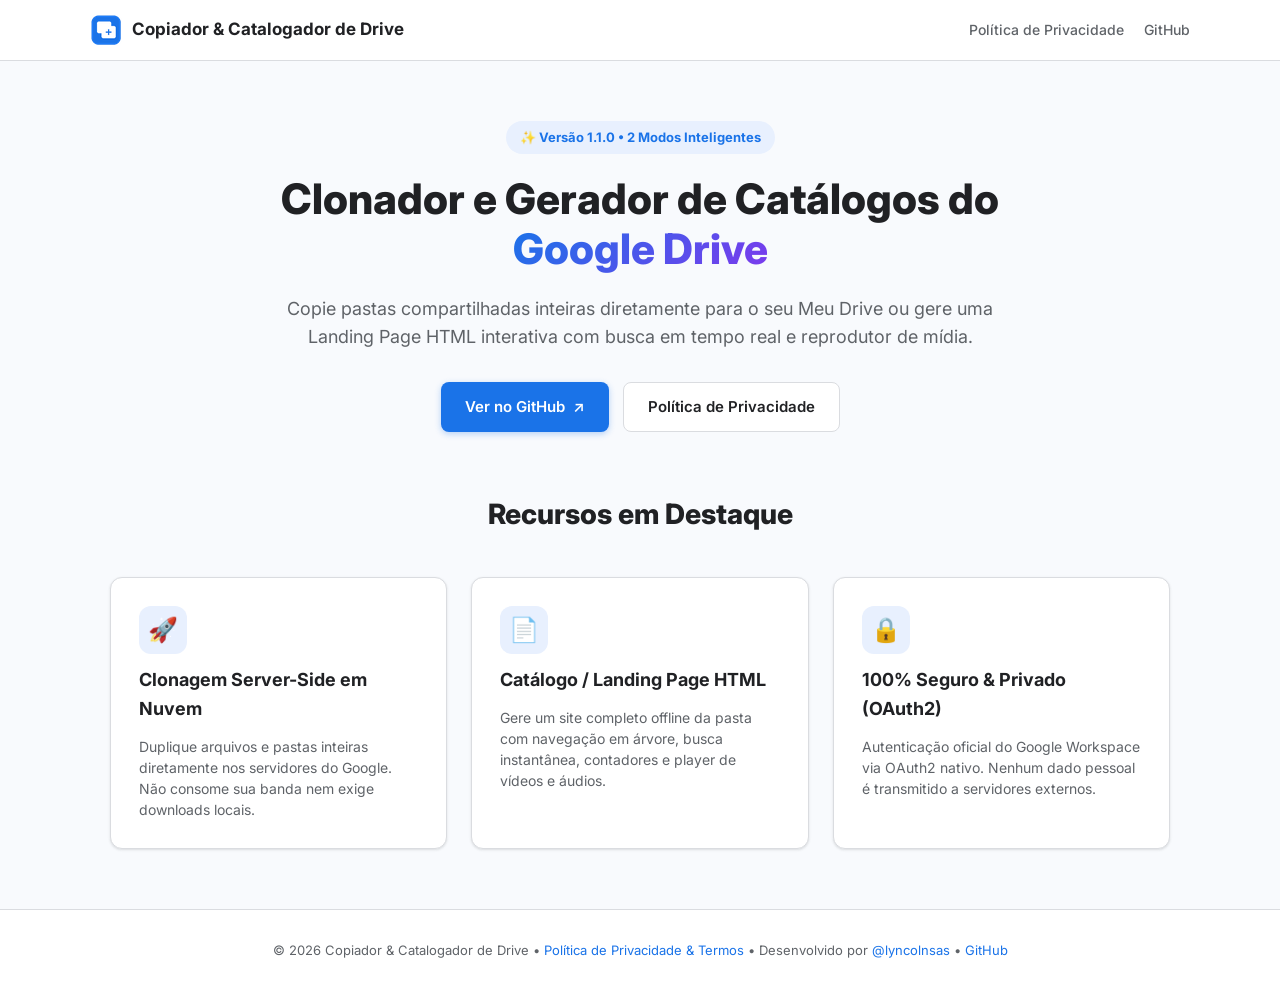
<file: index.html>
<!DOCTYPE html>
<html lang="pt-BR">
<head>
  <meta charset="UTF-8">
  <meta name="viewport" content="width=device-width, initial-scale=1.0">
  <title>Copiador & Catalogador de Drive</title>
  <meta name="description" content="Clone pastas compartilhadas para o Meu Drive e gere Catálogos/Landing Pages HTML interativos com busca em tempo real e player de mídia.">
  <link rel="preconnect" href="https://fonts.googleapis.com">
  <link rel="preconnect" href="https://fonts.gstatic.com" crossorigin>
  <link href="https://fonts.googleapis.com/css2?family=Inter:wght@400;500;600;700;800&display=swap" rel="stylesheet">
  <link rel="icon" type="image/png" href="icons/icon32.png">
  <style>
    :root {
      --primary: #1a73e8;
      --primary-hover: #1557b0;
      --primary-light: #e8f0fe;
      --accent: #7c3aed;
      --success: #1e8e3e;
      --text-main: #202124;
      --text-muted: #5f6368;
      --bg-page: #f8fafd;
      --bg-card: #ffffff;
      --border: #dadce0;
      --radius-md: 12px;
      --radius-lg: 20px;
      --shadow-sm: 0 1px 3px rgba(60,64,67,0.1), 0 1px 2px rgba(60,64,67,0.06);
      --shadow-md: 0 8px 24px rgba(60,64,67,0.12);
    }

    * {
      box-sizing: border-box;
      margin: 0;
      padding: 0;
    }

    body {
      font-family: 'Inter', -apple-system, BlinkMacSystemFont, "Segoe UI", Roboto, sans-serif;
      background-color: var(--bg-page);
      color: var(--text-main);
      line-height: 1.6;
    }

    .header-nav {
      background: rgba(255, 255, 255, 0.9);
      backdrop-filter: blur(10px);
      border-bottom: 1px solid var(--border);
      position: sticky;
      top: 0;
      z-index: 100;
      padding: 14px 24px;
    }

    .nav-container {
      max-width: 1100px;
      margin: 0 auto;
      display: flex;
      justify-content: space-between;
      align-items: center;
    }

    .brand {
      display: flex;
      align-items: center;
      gap: 10px;
      text-decoration: none;
      color: var(--text-main);
      font-weight: 700;
      font-size: 17px;
    }

    .brand img {
      width: 32px;
      height: 32px;
    }

    .nav-links {
      display: flex;
      gap: 20px;
      align-items: center;
    }

    .nav-links a {
      color: var(--text-muted);
      text-decoration: none;
      font-size: 14px;
      font-weight: 500;
      transition: color 0.2s;
    }

    .nav-links a:hover {
      color: var(--primary);
    }

    .hero-section {
      max-width: 900px;
      margin: 60px auto 40px;
      text-align: center;
      padding: 0 20px;
    }

    .badge-top {
      display: inline-flex;
      align-items: center;
      gap: 6px;
      background: var(--primary-light);
      color: var(--primary);
      padding: 6px 14px;
      border-radius: 20px;
      font-size: 13px;
      font-weight: 700;
      margin-bottom: 20px;
    }

    .hero-section h1 {
      font-size: 42px;
      font-weight: 800;
      line-height: 1.2;
      color: var(--text-main);
      margin-bottom: 20px;
    }

    .hero-section h1 span {
      background: linear-gradient(135deg, var(--primary), var(--accent));
      -webkit-background-clip: text;
      -webkit-text-fill-color: transparent;
    }

    .hero-section p {
      font-size: 18px;
      color: var(--text-muted);
      max-width: 720px;
      margin: 0 auto 30px;
    }

    .hero-actions {
      display: flex;
      justify-content: center;
      gap: 14px;
      flex-wrap: wrap;
    }

    .btn {
      display: inline-flex;
      align-items: center;
      gap: 8px;
      padding: 12px 24px;
      border-radius: 8px;
      font-size: 15px;
      font-weight: 600;
      text-decoration: none;
      transition: all 0.2s;
      cursor: pointer;
    }

    .btn-primary {
      background: var(--primary);
      color: #ffffff;
      box-shadow: 0 2px 6px rgba(26,115,232,0.3);
    }

    .btn-primary:hover {
      background: var(--primary-hover);
      box-shadow: 0 4px 12px rgba(26,115,232,0.4);
    }

    .btn-secondary {
      background: var(--bg-card);
      color: var(--text-main);
      border: 1px solid var(--border);
    }

    .btn-secondary:hover {
      background: #f1f3f4;
    }

    /* Features Grid */
    .features-section {
      max-width: 1100px;
      margin: 60px auto;
      padding: 0 20px;
    }

    .features-title {
      text-align: center;
      margin-bottom: 40px;
    }

    .features-title h2 {
      font-size: 28px;
      font-weight: 800;
      color: var(--text-main);
    }

    .features-grid {
      display: grid;
      grid-template-columns: repeat(auto-fit, minmax(320px, 1fr));
      gap: 24px;
    }

    .feature-card {
      background: var(--bg-card);
      border: 1px solid var(--border);
      border-radius: var(--radius-md);
      padding: 28px;
      box-shadow: var(--shadow-sm);
      display: flex;
      flex-direction: column;
      gap: 12px;
      transition: transform 0.2s, box-shadow 0.2s;
    }

    .feature-card:hover {
      transform: translateY(-4px);
      box-shadow: var(--shadow-md);
    }

    .feature-icon {
      width: 48px;
      height: 48px;
      border-radius: 12px;
      background: var(--primary-light);
      display: flex;
      align-items: center;
      justify-content: center;
      font-size: 24px;
    }

    .feature-card h3 {
      font-size: 18px;
      font-weight: 700;
      color: var(--text-main);
    }

    .feature-card p {
      font-size: 14px;
      color: var(--text-muted);
      line-height: 1.5;
    }

    /* Footer */
    footer {
      background: var(--bg-card);
      border-top: 1px solid var(--border);
      padding: 30px 20px;
      text-align: center;
      font-size: 13px;
      color: var(--text-muted);
      margin-top: 60px;
    }

    footer a {
      color: var(--primary);
      text-decoration: none;
    }

    footer a:hover {
      text-decoration: underline;
    }

    @media (max-width: 600px) {
      .hero-section h1 {
        font-size: 30px;
      }
      .hero-section p {
        font-size: 15px;
      }
    }
  </style>
</head>
<body>
  <!-- Navigation Header -->
  <header class="header-nav">
    <div class="nav-container">
      <a href="./" class="brand">
        <img src="icons/icon32.png" alt="Logo">
        <span>Copiador & Catalogador de Drive</span>
      </a>
      <nav class="nav-links">
        <a href="privacy.html">Política de Privacidade</a>
        <a href="https://github.com/lyncolnsas/CopiadorDrive" target="_blank">GitHub</a>
      </nav>
    </div>
  </header>

  <!-- Hero Section -->
  <main>
    <section class="hero-section">
      <div class="badge-top">✨ Versão 1.1.0 • 2 Modos Inteligentes</div>
      <h1>Clonador e Gerador de Catálogos do <span>Google Drive</span></h1>
      <p>Copie pastas compartilhadas inteiras diretamente para o seu Meu Drive ou gere uma Landing Page HTML interativa com busca em tempo real e reprodutor de mídia.</p>
      
      <div class="hero-actions">
        <a href="https://github.com/lyncolnsas/CopiadorDrive" target="_blank" class="btn btn-primary">
          <span>Ver no GitHub</span> ↗
        </a>
        <a href="privacy.html" class="btn btn-secondary">
          Política de Privacidade
        </a>
      </div>
    </section>

    <!-- Features Section -->
    <section class="features-section">
      <div class="features-title">
        <h2>Recursos em Destaque</h2>
      </div>

      <div class="features-grid">
        <div class="feature-card">
          <div class="feature-icon">🚀</div>
          <h3>Clonagem Server-Side em Nuvem</h3>
          <p>Duplique arquivos e pastas inteiras diretamente nos servidores do Google. Não consome sua banda nem exige downloads locais.</p>
        </div>

        <div class="feature-card">
          <div class="feature-icon">📄</div>
          <h3>Catálogo / Landing Page HTML</h3>
          <p>Gere um site completo offline da pasta com navegação em árvore, busca instantânea, contadores e player de vídeos e áudios.</p>
        </div>

        <div class="feature-card">
          <div class="feature-icon">🔒</div>
          <h3>100% Seguro & Privado (OAuth2)</h3>
          <p>Autenticação oficial do Google Workspace via OAuth2 nativo. Nenhum dado pessoal é transmitido a servidores externos.</p>
        </div>
      </div>
    </section>
  </main>

  <footer>
    <p>© 2026 Copiador & Catalogador de Drive • <a href="privacy.html">Política de Privacidade & Termos</a> • Desenvolvido por <a href="https://instagram.com/lyncolnsas" target="_blank">@lyncolnsas</a> • <a href="https://github.com/lyncolnsas" target="_blank">GitHub</a></p>
  </footer>
</body>
</html>
</file>
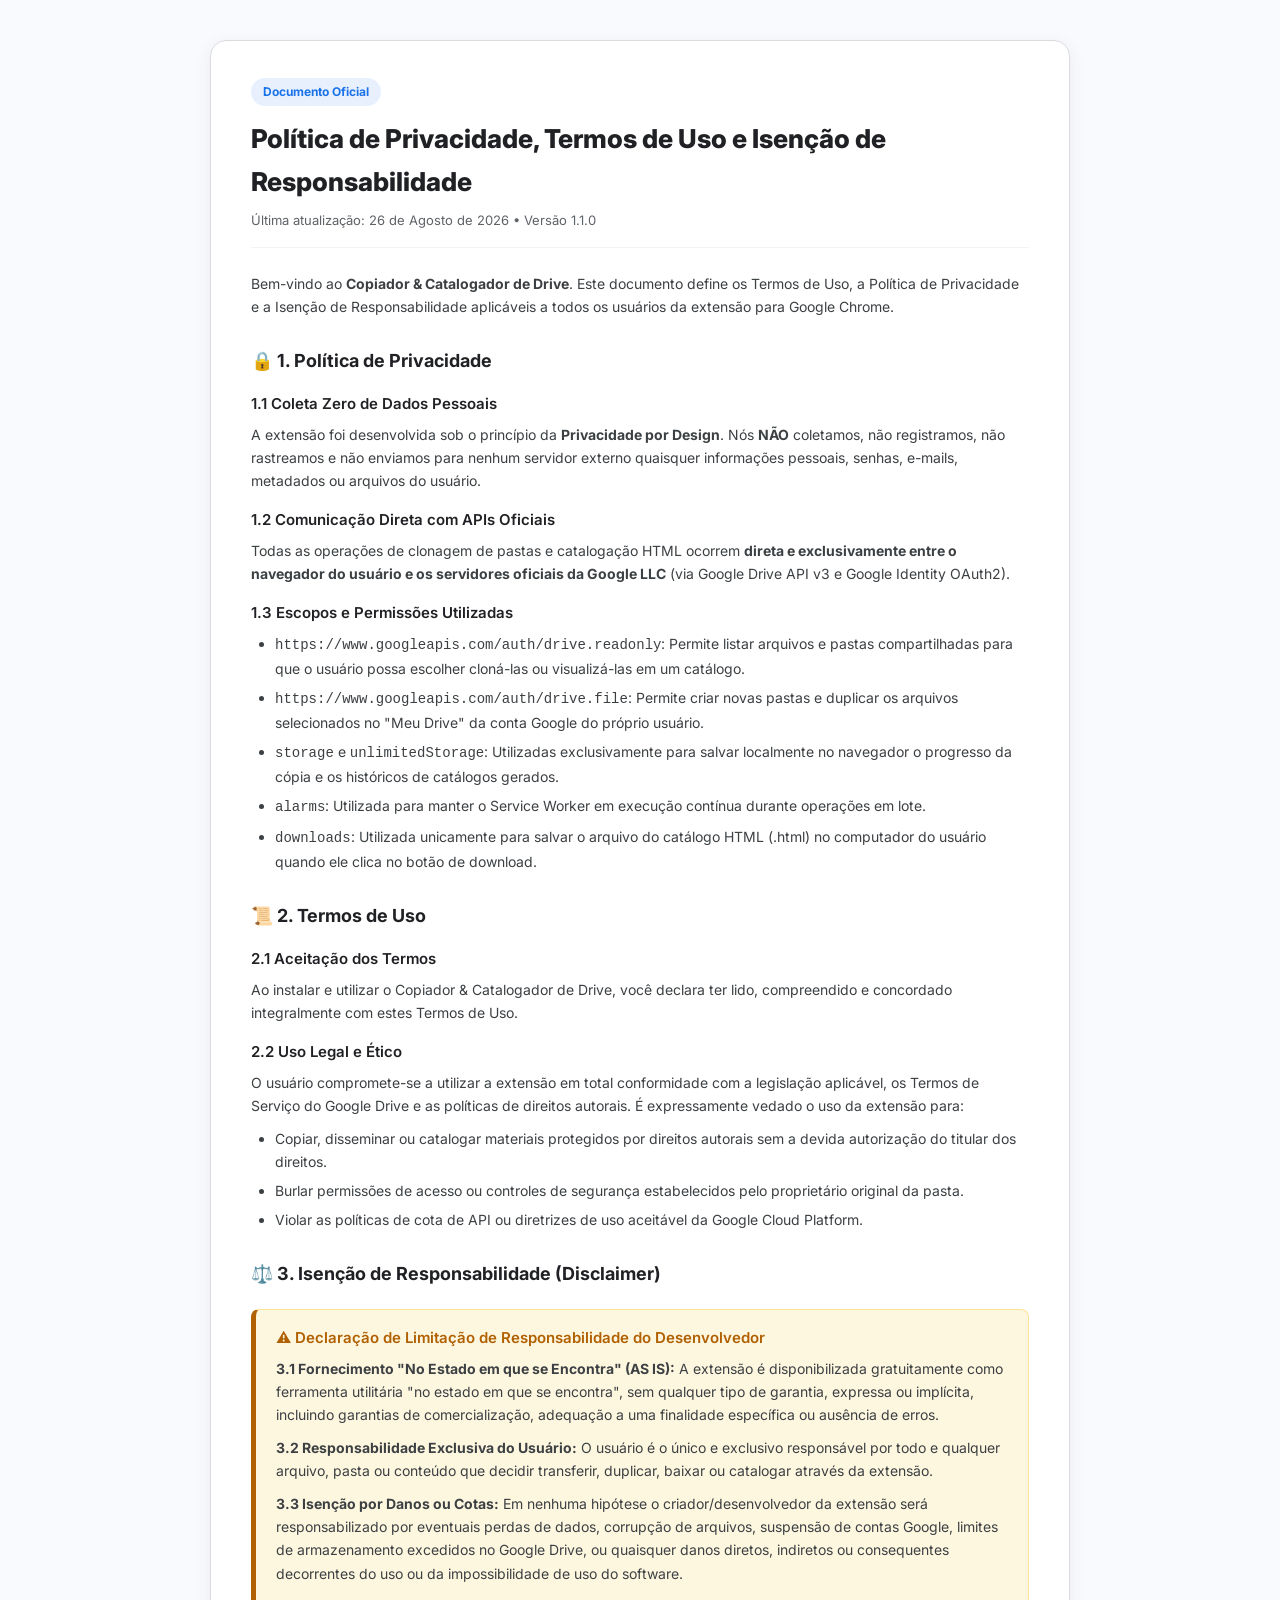
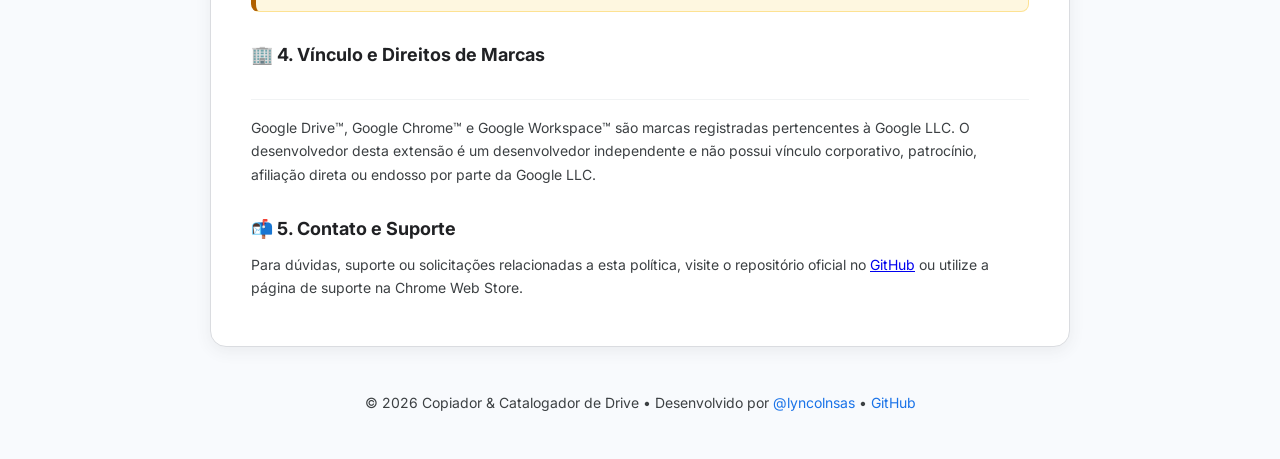
<file: privacy.html>
<!DOCTYPE html>
<html lang="pt-BR">

<head>
  <meta charset="UTF-8">
  <meta name="viewport" content="width=device-width, initial-scale=1.0">
  <title>Política de Privacidade e Termos de Uso — Copiador & Catalogador de Drive</title>
  <link rel="preconnect" href="https://fonts.googleapis.com">
  <link rel="preconnect" href="https://fonts.gstatic.com" crossorigin>
  <link href="https://fonts.googleapis.com/css2?family=Inter:wght@400;500;600;700;800&display=swap" rel="stylesheet">
  <style>
    :root {
      --primary: #1a73e8;
      --primary-hover: #1557b0;
      --text-main: #202124;
      --text-muted: #5f6368;
      --bg: #f8fafd;
      --card-bg: #ffffff;
      --border: #dadce0;
      --warning: #b06000;
      --warning-bg: #fef7e0;
    }

    * {
      box-sizing: border-box;
      margin: 0;
      padding: 0;
    }

    body {
      font-family: 'Inter', -apple-system, BlinkMacSystemFont, "Segoe UI", Roboto, sans-serif;
      line-height: 1.65;
      color: var(--text-main);
      background-color: var(--bg);
      padding: 40px 20px;
    }

    .container {
      max-width: 860px;
      margin: 0 auto;
      display: flex;
      flex-direction: column;
      gap: 24px;
    }

    .card {
      background: var(--card-bg);
      padding: 36px 40px;
      border-radius: 16px;
      box-shadow: 0 4px 16px rgba(60, 64, 67, 0.08);
      border: 1px solid var(--border);
    }

    .header-badge {
      display: inline-block;
      background: #e8f0fe;
      color: var(--primary);
      padding: 4px 12px;
      border-radius: 20px;
      font-size: 12px;
      font-weight: 700;
      margin-bottom: 12px;
    }

    h1 {
      font-size: 26px;
      font-weight: 800;
      color: var(--text-main);
      margin-bottom: 6px;
    }

    .updated-date {
      font-size: 13px;
      color: var(--text-muted);
      margin-bottom: 24px;
      border-bottom: 1px solid #f1f3f4;
      padding-bottom: 16px;
    }

    h2 {
      font-size: 18px;
      font-weight: 700;
      color: var(--text-main);
      margin-top: 28px;
      margin-bottom: 10px;
      display: flex;
      align-items: center;
      gap: 8px;
    }

    h3 {
      font-size: 15px;
      font-weight: 600;
      color: var(--text-main);
      margin-top: 16px;
      margin-bottom: 6px;
    }

    p,
    li {
      font-size: 14px;
      color: #3c4043;
      margin-bottom: 10px;
    }

    ul,
    ol {
      padding-left: 24px;
      margin-bottom: 14px;
    }

    li {
      margin-bottom: 6px;
    }

    .disclaimer-box {
      background: var(--warning-bg);
      border: 1px solid #fde293;
      border-left: 5px solid var(--warning);
      padding: 16px 20px;
      border-radius: 8px;
      margin: 20px 0;
      color: #5c3b00;
    }

    .disclaimer-box h3 {
      color: #b06000;
      margin-top: 0;
      display: flex;
      align-items: center;
      gap: 6px;
    }

    .trademark-note {
      font-size: 12px;
      color: var(--text-muted);
      border-top: 1px solid #f1f3f4;
      padding-top: 16px;
      margin-top: 30px;
    }

    footer {
      text-align: center;
      font-size: 13px;
      color: var(--text-muted);
      margin-top: 20px;
    }

    footer a {
      color: var(--primary);
      text-decoration: none;
    }

    footer a:hover {
      text-decoration: underline;
    }

    @media (max-width: 600px) {
      .card {
        padding: 24px 20px;
      }

      h1 {
        font-size: 22px;
      }
    }
  </style>
</head>

<body>
  <div class="container">
    <div class="card">
      <span class="header-badge">Documento Oficial</span>
      <h1>Política de Privacidade, Termos de Uso e Isenção de Responsabilidade</h1>
      <div class="updated-date">Última atualização: 26 de Agosto de 2026 • Versão 1.1.0</div>

      <p>Bem-vindo ao <strong>Copiador & Catalogador de Drive</strong>. Este documento define os Termos de Uso, a
        Política de Privacidade e a Isenção de Responsabilidade aplicáveis a todos os usuários da extensão para Google
        Chrome.</p>

      <!-- ================= PARTE 1: POLÍTICA DE PRIVACIDADE ================= -->
      <h2>🔒 1. Política de Privacidade</h2>

      <h3>1.1 Coleta Zero de Dados Pessoais</h3>
      <p>A extensão foi desenvolvida sob o princípio da <strong>Privacidade por Design</strong>. Nós
        <strong>NÃO</strong> coletamos, não registramos, não rastreamos e não enviamos para nenhum servidor externo
        quaisquer informações pessoais, senhas, e-mails, metadados ou arquivos do usuário.
      </p>

      <h3>1.2 Comunicação Direta com APIs Oficiais</h3>
      <p>Todas as operações de clonagem de pastas e catalogação HTML ocorrem <strong>direta e exclusivamente entre o
          navegador do usuário e os servidores oficiais da Google LLC</strong> (via Google Drive API v3 e Google
        Identity OAuth2).</p>

      <h3>1.3 Escopos e Permissões Utilizadas</h3>
      <ul>
        <li><code>https://www.googleapis.com/auth/drive.readonly</code>: Permite listar arquivos e pastas compartilhadas
          para que o usuário possa escolher cloná-las ou visualizá-las em um catálogo.</li>
        <li><code>https://www.googleapis.com/auth/drive.file</code>: Permite criar novas pastas e duplicar os arquivos
          selecionados no "Meu Drive" da conta Google do próprio usuário.</li>
        <li><code>storage</code> e <code>unlimitedStorage</code>: Utilizadas exclusivamente para salvar localmente no
          navegador o progresso da cópia e os históricos de catálogos gerados.</li>
        <li><code>alarms</code>: Utilizada para manter o Service Worker em execução contínua durante operações em lote.
        </li>
        <li><code>downloads</code>: Utilizada unicamente para salvar o arquivo do catálogo HTML (.html) no computador do
          usuário quando ele clica no botão de download.</li>
      </ul>

      <!-- ================= PARTE 2: TERMOS DE USO ================= -->
      <h2>📜 2. Termos de Uso</h2>

      <h3>2.1 Aceitação dos Termos</h3>
      <p>Ao instalar e utilizar o Copiador & Catalogador de Drive, você declara ter lido, compreendido e concordado
        integralmente com estes Termos de Uso.</p>

      <h3>2.2 Uso Legal e Ético</h3>
      <p>O usuário compromete-se a utilizar a extensão em total conformidade com a legislação aplicável, os Termos de
        Serviço do Google Drive e as políticas de direitos autorais. É expressamente vedado o uso da extensão para:</p>
      <ul>
        <li>Copiar, disseminar ou catalogar materiais protegidos por direitos autorais sem a devida autorização do
          titular dos direitos.</li>
        <li>Burlar permissões de acesso ou controles de segurança estabelecidos pelo proprietário original da pasta.
        </li>
        <li>Violar as políticas de cota de API ou diretrizes de uso aceitável da Google Cloud Platform.</li>
      </ul>

      <!-- ================= PARTE 3: ISENÇÃO DE RESPONSABILIDADE ================= -->
      <h2>⚖️ 3. Isenção de Responsabilidade (Disclaimer)</h2>

      <div class="disclaimer-box">
        <h3>⚠️ Declaração de Limitação de Responsabilidade do Desenvolvedor</h3>
        <p><strong>3.1 Fornecimento "No Estado em que se Encontra" (AS IS):</strong> A extensão é disponibilizada
          gratuitamente como ferramenta utilitária "no estado em que se encontra", sem qualquer tipo de garantia,
          expressa ou implícita, incluindo garantias de comercialização, adequação a uma finalidade específica ou
          ausência de erros.</p>

        <p><strong>3.2 Responsabilidade Exclusiva do Usuário:</strong> O usuário é o único e exclusivo responsável por
          todo e qualquer arquivo, pasta ou conteúdo que decidir transferir, duplicar, baixar ou catalogar através da
          extensão.</p>

        <p><strong>3.3 Isenção por Danos ou Cotas:</strong> Em nenhuma hipótese o criador/desenvolvedor da extensão será
          responsabilizado por eventuais perdas de dados, corrupção de arquivos, suspensão de contas Google, limites de
          armazenamento excedidos no Google Drive, ou quaisquer danos diretos, indiretos ou consequentes decorrentes do
          uso ou da impossibilidade de uso do software.</p>
      </div>

      <h2>🏢 4. Vínculo e Direitos de Marcas</h2>
      <div class="trademark-note">
        <p>Google Drive™, Google Chrome™ e Google Workspace™ são marcas registradas pertencentes à Google LLC. O
          desenvolvedor desta extensão é um desenvolvedor independente e não possui vínculo corporativo, patrocínio,
          afiliação direta ou endosso por parte da Google LLC.</p>
      </div>

      <h2>📬 5. Contato e Suporte</h2>
      <p>Para dúvidas, suporte ou solicitações relacionadas a esta política, visite o repositório oficial no <a
          href="https://github.com/lyncolnsas/CopiadorDrive" target="_blank">GitHub</a> ou utilize a página de suporte
        na Chrome Web Store.</p>
    </div>

    <footer>
      <p>© 2026 Copiador & Catalogador de Drive • Desenvolvido por <a href="https://instagram.com/lyncolnsas" target="_blank">@lyncolnsas</a> • <a href="https://github.com/lyncolnsas" target="_blank">GitHub</a></p>
    </footer>
  </div>
</body>

</html>
</file>
